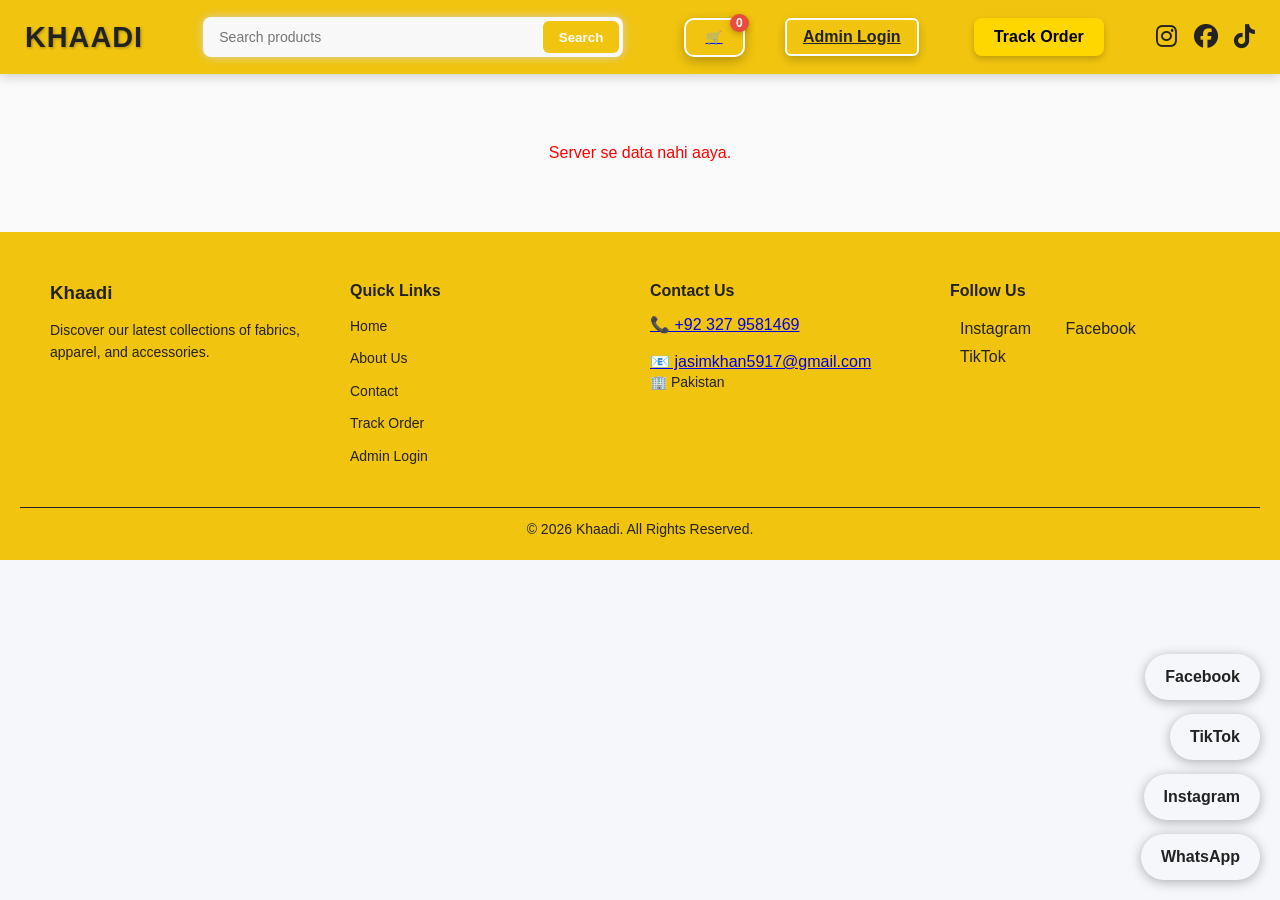
<file: index.html>
<!DOCTYPE html>
<html lang="en">
<head>
<meta charset="UTF-8">
<meta name="viewport" content="width=device-width, initial-scale=1">
<title>Khaadi Fashion Store</title>
<link rel="stylesheet" href="style.css">
<link rel="stylesheet" href="https://cdnjs.cloudflare.com/ajax/libs/font-awesome/6.5.0/css/all.min.css">
</head>
<body>

<!-- HEADER -->
<header class="navbar">
  <h2 class="logo">KHAADI</h2>

  <div class="search-container">
    <input id="search" placeholder="Search products">
    <button id="search-btn">Search</button>
  </div>

  <a href="cart/cart.html" class="cart-link">
    <button>🛒 <span id="cart-count">0</span></button>
  </a>

  <a href="admin/admin.html" class="admin-btn">Admin Login</a>
  <a href="track/track.html" class="track-btn">Track Order</a>

  <div class="social-links">
    <div class="header-right">
      <a href="https://instagram.com" target="_blank"><i class="fab fa-instagram"></i></a>
      <a href="https://facebook.com" target="_blank"><i class="fab fa-facebook"></i></a>
      <a href="https://tiktok.com" target="_blank"><i class="fab fa-tiktok"></i></a>
    </div>
  </div>
</header>

<!-- PRODUCTS -->
<section class="products" id="product-list"></section>

<!-- FOOTER -->
<footer class="footer">
  <div class="footer-container">
    <div class="footer-about">
      <h3>Khaadi</h3>
      <p>Discover our latest collections of fabrics, apparel, and accessories.</p>
    </div>
    <div class="footer-links">
      <h4>Quick Links</h4>
      <ul>
        <li><a href="index.html">Home</a></li>
        <li><a href="about.html">About Us</a></li>
        <li><a href="contact.html">Contact</a></li>
        <li><a href="track/track.html">Track Order</a></li>
        <li><a href="admin/admin.html">Admin Login</a></li>
      </ul>
    </div>
    <div class="footer-contact">
      <h4>Contact Us</h4>
      <a href="tel:+923279581469">📞 +92 327 9581469</a><br><br>
      <a href="mailto:jasimkhan5917@gmail.com">📧 jasimkhan5917@gmail.com</a>
      <p>🏢 Pakistan</p>
    </div>
    <div class="footer-social">
      <h4>Follow Us</h4>
      <div class="social-icons">
        <a href="https://instagram.com/khaadi.offcial.pk" target="_blank">Instagram</a>
        <a href="https://facebook.com/khaadi" target="_blank">Facebook</a>
        <a href="https://tiktok.com/@khaadi" target="_blank">TikTok</a>
      </div>
    </div>
  </div>
  <div class="footer-bottom">
    <p>© 2026 Khaadi. All Rights Reserved.</p>
  </div>
</footer>

<!-- FLOATING BUTTONS -->
<a href="https://instagram.com/khaadi.offcial.pk" target="_blank" class="instagram-btn">Instagram</a>
<a href="https://facebook.com/khaadi" target="_blank" class="facebook-btn">Facebook</a>
<a href="https://tiktok.com/@khaadi" target="_blank" class="tiktok-btn">TikTok</a>
<a href="https://wa.me/923279581469" target="_blank" class="whatsapp-btn">WhatsApp</a>

<script src="script.js"></script>
</body>
</html>
</file>
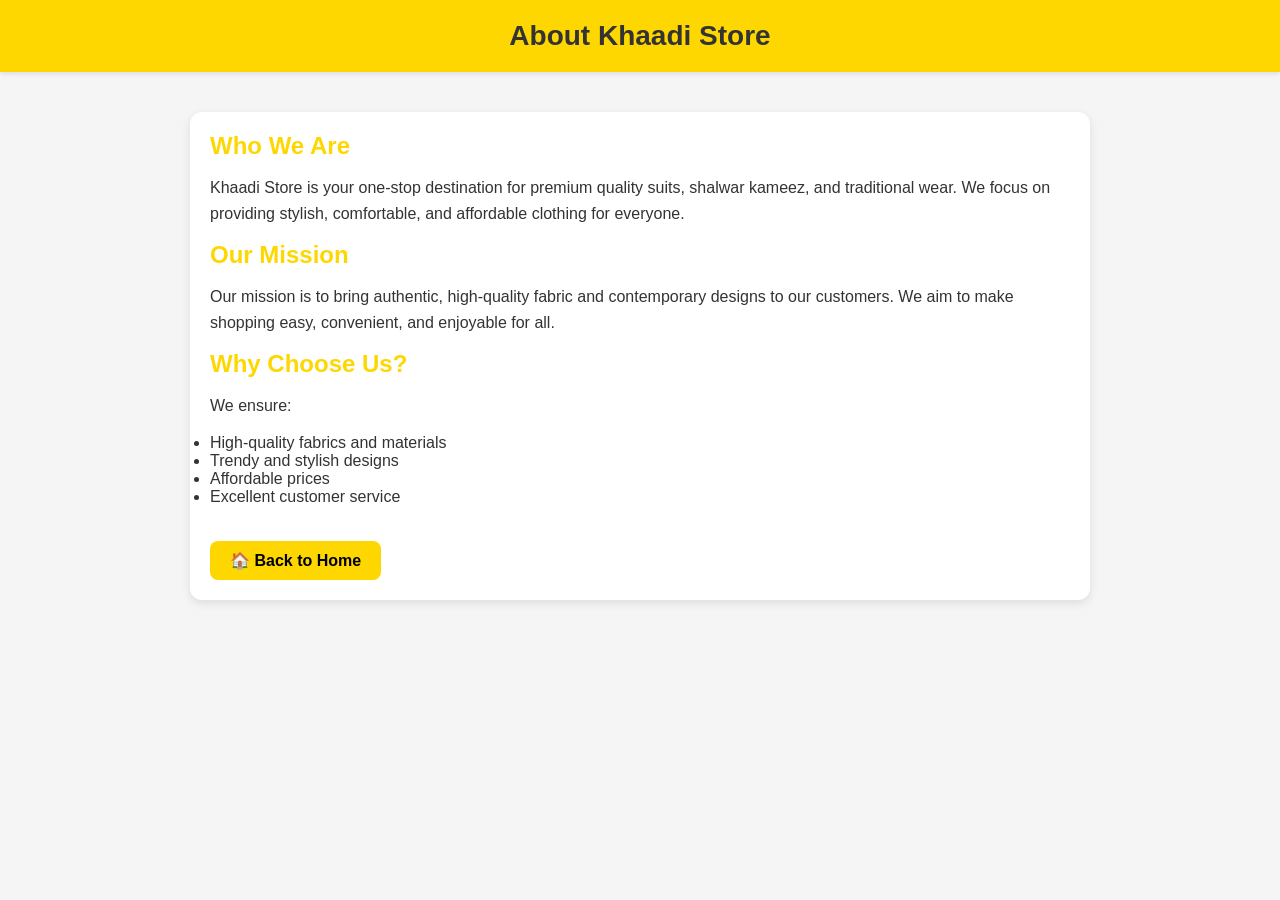
<file: about.html>
<!DOCTYPE html>
<html lang="en">
<head>
<meta charset="UTF-8">
<meta name="viewport" content="width=device-width, initial-scale=1.0">
<title>About Us - Khaadi Store</title>
<link rel="stylesheet" href="style.css"> <!-- Aapka main CSS -->
<style>
  /* Simple About Page Styling */
  body {
      font-family: Arial, sans-serif;
      margin: 0;
      padding: 0;
      background-color: #f5f5f5;
      color: #333;
  }

  header {
      background-color: #FFD700; /* Yellow header */
      padding: 20px;
      text-align: center;
      box-shadow: 0 2px 5px rgba(0,0,0,0.1);
  }

  header h1 {
      margin: 0;
      font-size: 28px;
  }

  main {
      max-width: 900px;
      margin: 40px auto;
      padding: 20px;
      background-color: #fff;
      border-radius: 12px;
      box-shadow: 0 3px 10px rgba(0,0,0,0.1);
  }

  main h2 {
      color: #FFD700;
      margin-bottom: 15px;
  }

  main p {
      line-height: 1.6;
      margin-bottom: 15px;
  }

  .btn-home {
      display: inline-block;
      margin-top: 20px;
      padding: 10px 20px;
      background-color: #FFD700;
      color: #000;
      text-decoration: none;
      border-radius: 8px;
      font-weight: bold;
      transition: 0.3s;
  }

  .btn-home:hover {
      background-color: #FFC300;
  }
</style>
</head>
<body>

<header>
    <h1>About Khaadi Store</h1>
</header>

<main>
    <h2>Who We Are</h2>
    <p>Khaadi Store is your one-stop destination for premium quality suits, shalwar kameez, and traditional wear. We focus on providing stylish, comfortable, and affordable clothing for everyone.</p>

    <h2>Our Mission</h2>
    <p>Our mission is to bring authentic, high-quality fabric and contemporary designs to our customers. We aim to make shopping easy, convenient, and enjoyable for all.</p>

    <h2>Why Choose Us?</h2>
    <p>We ensure:
        <ul>
            <li>High-quality fabrics and materials</li>
            <li>Trendy and stylish designs</li>
            <li>Affordable prices</li>
            <li>Excellent customer service</li>
        </ul>
    </p>

    <a href="index.html" class="btn-home">🏠 Back to Home</a>
</main>

</body>
</html>
</file>
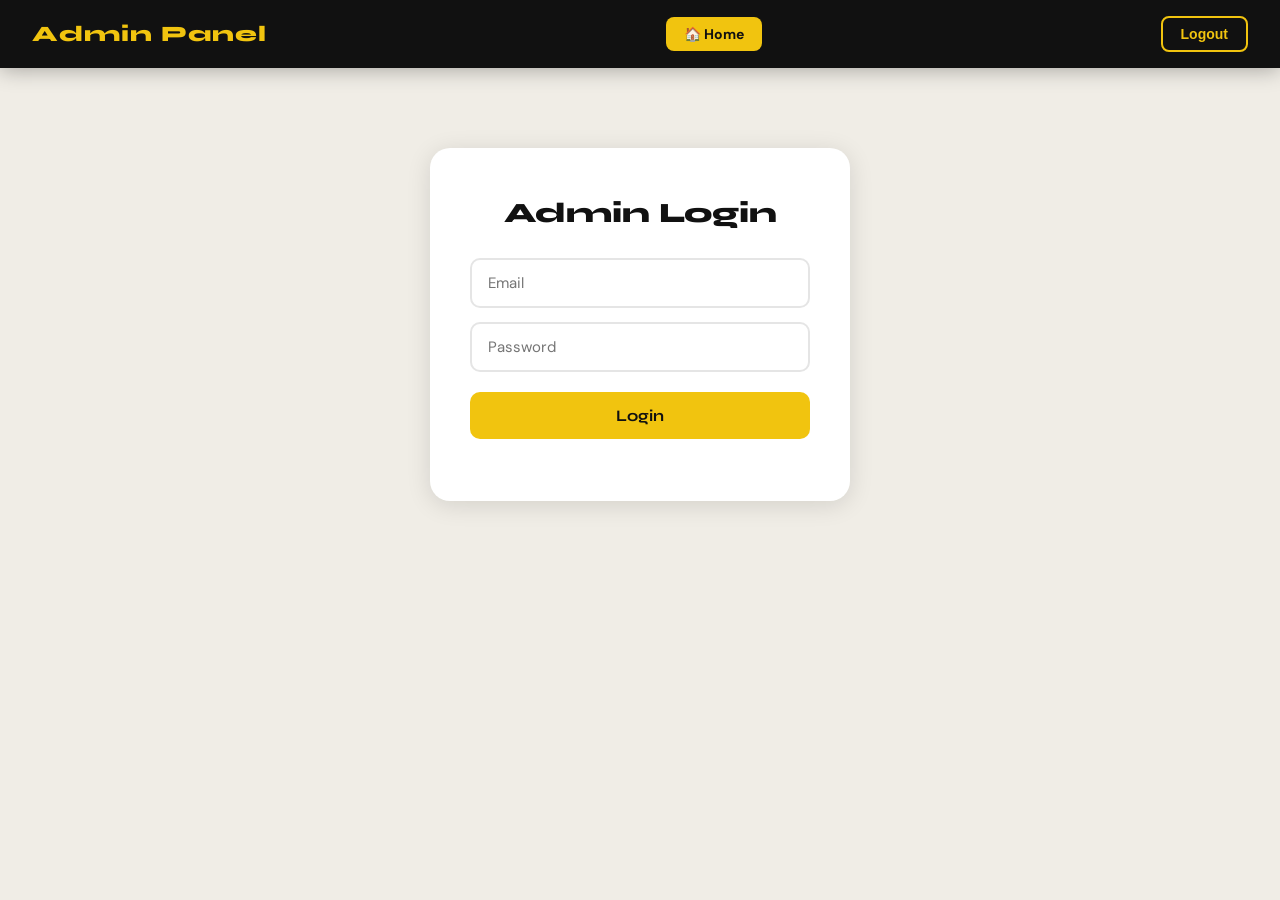
<file: admin.html>
<!DOCTYPE html>
<html lang="en">
<head>
<meta charset="UTF-8">
<meta name="viewport" content="width=device-width, initial-scale=1">
<title>Admin Panel - Khaadi Store</title>
<link rel="stylesheet" href="admin.css">
</head>
<body>

<header class="admin-header">
  <h2>Admin Panel</h2>
  <a href="../index.html" class="home-btn">🏠 Home</a>
  <button id="logout-btn">Logout</button>
</header>

<!-- LOGIN SECTION -->
<section class="admin-login" id="admin-login">
  <h3>Admin Login</h3>
  <input type="email" id="admin-email" placeholder="Email">
  <input type="password" id="admin-password" placeholder="Password">
  <button type="button" id="admin-login-btn">Login</button>
  <p id="admin-msg"></p>
</section>

<!-- ADMIN PANEL -->
<section id="admin-panel" style="display:none;">

  <!-- Add Product -->
  <div class="add-product-form">
    <input id="product-name" placeholder="Product Name">
    <input id="product-price" placeholder="Price">
    <input id="product-description" placeholder="Product Description">
   <!-- multiple attribute add karo -->
<input id="admin-prod-img-file" type="file" multiple accept="image/*">
<small style="color:#888;">Multiple images select kar sakte ho (Ctrl + Click)</small>
    <p id="product-msg"></p>
    <button id="add-product-btn">Add Product</button>
  </div>

  <!-- Products Table -->
  <div class="table-container">
    <table id="admin-product-list" border="1">
      <thead>
        <tr>
          <th>Name</th>
          <th>Price</th>
          <th>Description</th>
          <th>Image</th>
          <th>Delete</th>
        </tr>
      </thead>
      <tbody></tbody>
    </table>
  </div>

  <hr>

  <!-- Orders -->
  <h3>Customer Orders</h3>
  <button onclick="showAllOrders()">Show All Orders</button>

 <table id="ordersTable" border="1" style="margin-top:20px; width:100%;">
    <thead>
        <tr>
            <th>Products</th>
            <th>ID</th>
            <th>Name</th>
            <th>Phone</th>
            <th>Address</th>
            <th>Email</th>
            <th>Qty</th>
            <th>Total</th>
            <th>Tracking ID</th>
            <th>Status</th>
            <th>Update</th>
            <th>Delete</th>
        </tr>
    </thead>
    <tbody></tbody>
</table>
</section>

<script src="admin.js"></script>
</body>
</html>
</file>
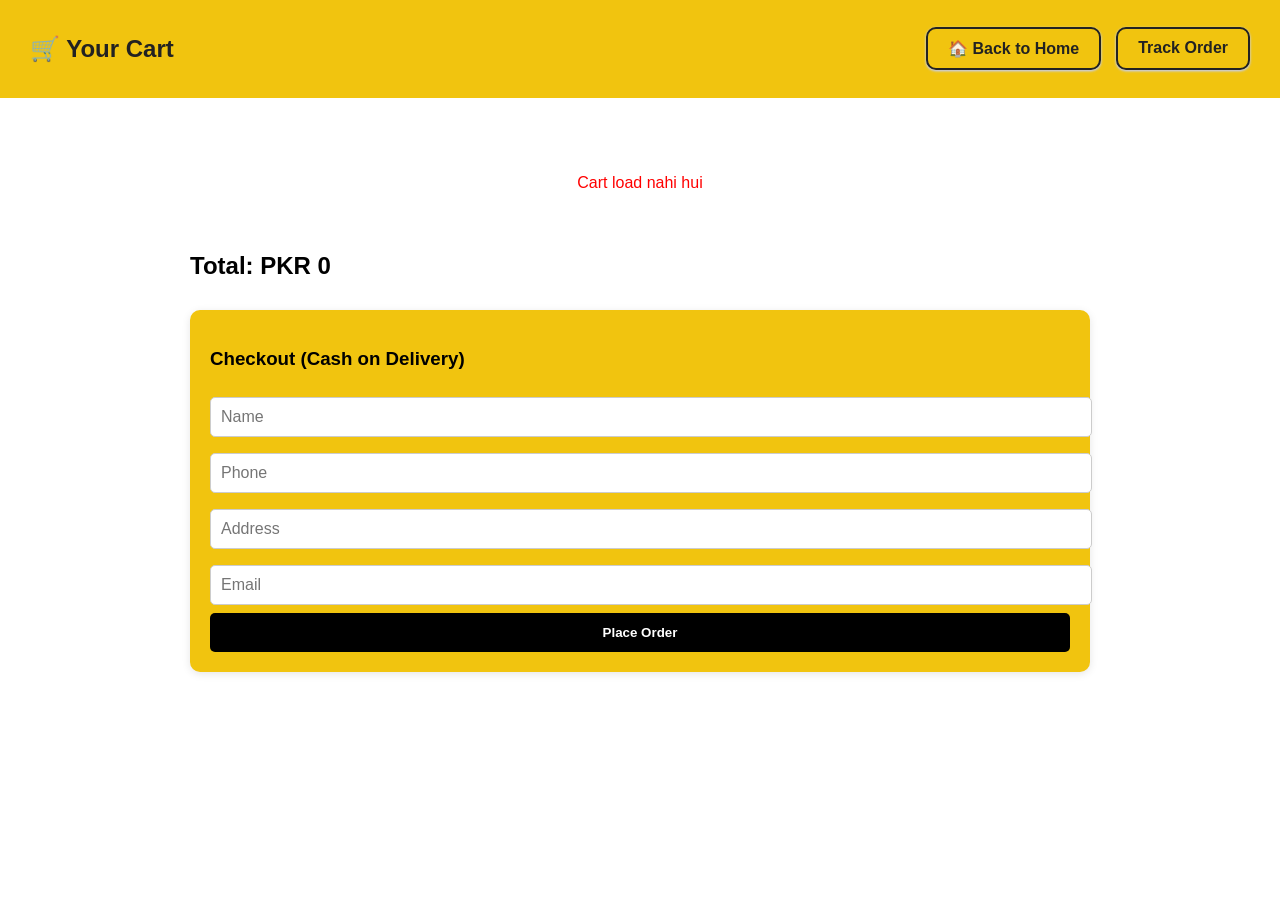
<file: cart.html>
<!DOCTYPE html>
<html lang="en">
<head>
<meta charset="UTF-8">
<meta name="viewport" content="width=device-width, initial-scale=1.0">
<title>Cart - Khaadi Store</title>
<link rel="stylesheet" href="cart.css">
</head>
<body>

<header class="cart-header">
    <h2>🛒 Your Cart</h2>
    <div class="button-container">
        <a href="../index.html" class="home-btn">🏠 Back to Home</a>
        <a href="../track/track.html" class="admin-btn">Track Order</a>
    </div>
</header>

<main class="cart-container">
    <div id="cartItems"></div>
    <h2>Total: PKR <span id="totalPrice">0</span></h2>

    <section id="checkout">
        <h3>Checkout (Cash on Delivery)</h3>
        <input type="text"  id="cust_name"    placeholder="Name">
        <input type="text"  id="cust_phone"   placeholder="Phone">
        <input type="text"  id="cust_address" placeholder="Address">
        <input type="email" id="cust_email"   placeholder="Email">
        <button id="placeOrderBtn">Place Order</button>
    </section>
</main>

<script src="cart.js?v=4"></script>
</body>
</html>
</file>
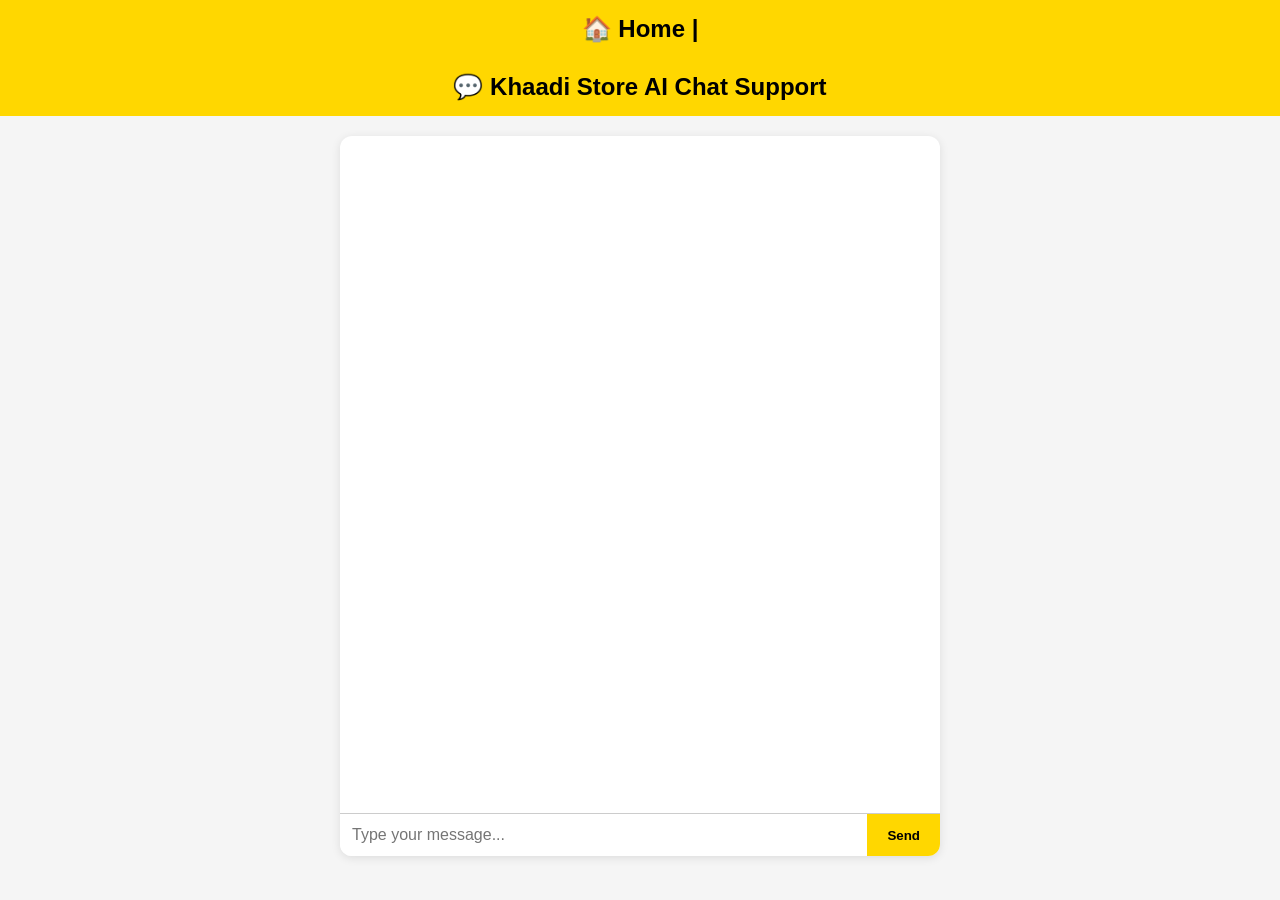
<file: contact.html>
<!DOCTYPE html>
<html lang="en">
<head>
<meta charset="UTF-8">
<meta name="viewport" content="width=device-width, initial-scale=1.0">
<title>Khaadi Store AI Chat</title>
<style>
body { font-family: Arial,sans-serif; margin:0; background:#f5f5f5;}
header { background:#FFD700; padding:15px; text-align:center; font-size:24px; font-weight:bold;}
.chat-container { max-width:600px; margin:20px auto; background:#fff; border-radius:12px; box-shadow:0 2px 10px rgba(0,0,0,0.1); display:flex; flex-direction:column; height:80vh;}
.chat-messages { flex:1; padding:15px; overflow-y:auto; display:flex; flex-direction:column;}
.message { max-width:80%; margin-bottom:10px; padding:10px 15px; border-radius:20px; clear:both; word-wrap:break-word;}
.message.user { background:#FFD700; align-self:flex-end; color:#000;}
.message.bot { background:#eee; align-self:flex-start; color:#333;}
.chat-input { display:flex; border-top:1px solid #ccc;}
.chat-input input { flex:1; padding:12px; border:none; border-radius:0 0 0 12px; outline:none; font-size:16px;}
.chat-input button { padding:12px 20px; background:#FFD700; border:none; cursor:pointer; font-weight:bold; border-radius:0 0 12px 0; transition:0.3s;}
.chat-input button:hover { background:#FFC300;}
</style>
</head>
<body>
<header> 
    <a href="index.html" style="text-decoration:none; color:#000;">🏠 Home</a> |
</header>
<header>💬 Khaadi Store AI Chat Support</header>

<div class="chat-container">
  <div id="chatMessages" class="chat-messages"></div>
  <div class="chat-input">
    <input type="text" id="chatInput" placeholder="Type your message...">
    <button id="sendBtn">Send</button>
  </div>
</div>

<script>
// ================= CUSTOMER ID (UNIQUE PER USER) =================
let customerId = prompt("Enter your name/email to start chat") || "guest";

// ================= LOAD CHAT HISTORY =================
let chats = JSON.parse(localStorage.getItem("chats")) || {};
if(!chats[customerId]) chats[customerId] = [];
const chatMessages = document.getElementById("chatMessages");

// ================= RENDER CHAT =================
function renderChat() {
  chatMessages.innerHTML = "";
  chats[customerId].forEach(msg=>{
    const div = document.createElement("div");
    div.classList.add("message", msg.sender);
    div.textContent = msg.text;
    chatMessages.appendChild(div);
  });
  chatMessages.scrollTop = chatMessages.scrollHeight;
}

// ================= SEND MESSAGE =================
document.getElementById("sendBtn").addEventListener("click", sendMessage);
document.getElementById("chatInput").addEventListener("keypress", function(e){
  if(e.key==="Enter") sendMessage();
});

async function sendMessage(){
  const input = document.getElementById("chatInput");
  const text = input.value.trim();
  if(!text) return;
  input.value="";

  // ADD USER MESSAGE
  chats[customerId].push({sender:"user", text:text});
  localStorage.setItem("chats", JSON.stringify(chats));
  renderChat();

  // AI REPLY VIA OPENAI
  const botReply = await getAIReply(text);
  chats[customerId].push({sender:"bot", text:botReply});
  localStorage.setItem("chats", JSON.stringify(chats));
  renderChat();
}

// ================= AI REPLY FUNCTION =================
// Note: You need a backend to securely store OPENAI API key.
// Here we simulate with fetch to your backend endpoint.
async function getAIReply(userText){
  try {
    const response = await fetch("https://your-backend.com/ai-chat", { 
      method:"POST",
      headers:{ "Content-Type":"application/json" },
      body: JSON.stringify({ message: userText, customerId: customerId })
    });
    const data = await response.json();
    return data.reply || "Sorry, AI could not respond 😅";
  } catch(e){
    console.error(e);
    return "AI service is not available right now.";
  }
}

// ================= INITIAL RENDER =================
renderChat();
</script>

</body>
</html>
</file>
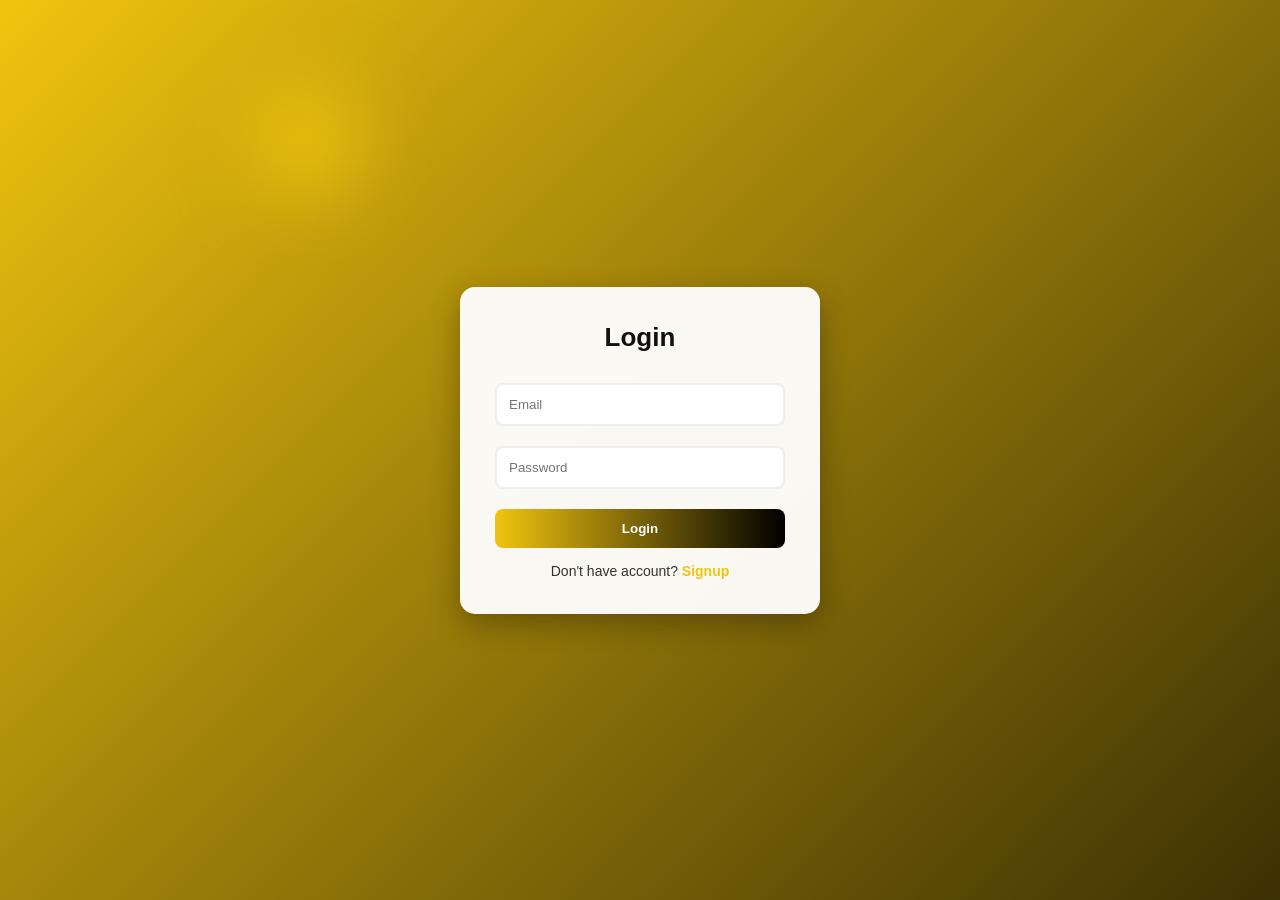
<file: login.html>
<!DOCTYPE html>
<html>
<head>
<title>Login</title>
<link rel="stylesheet" href="access.css">
</head>

<body>

<!-- login.html — fix karo -->
<div class="container">
    <h2>Login</h2>

    <input type="email" id="email" placeholder="Email"> <!-- ✅ id="email" -->
    <input type="password" id="pass" placeholder="Password">

    <button onclick="login()">Login</button>

    <p>Don't have account? <a href="signup.html">Signup</a></p>
</div>

<script src="access.js"></script>
</body>
</html>
</file>
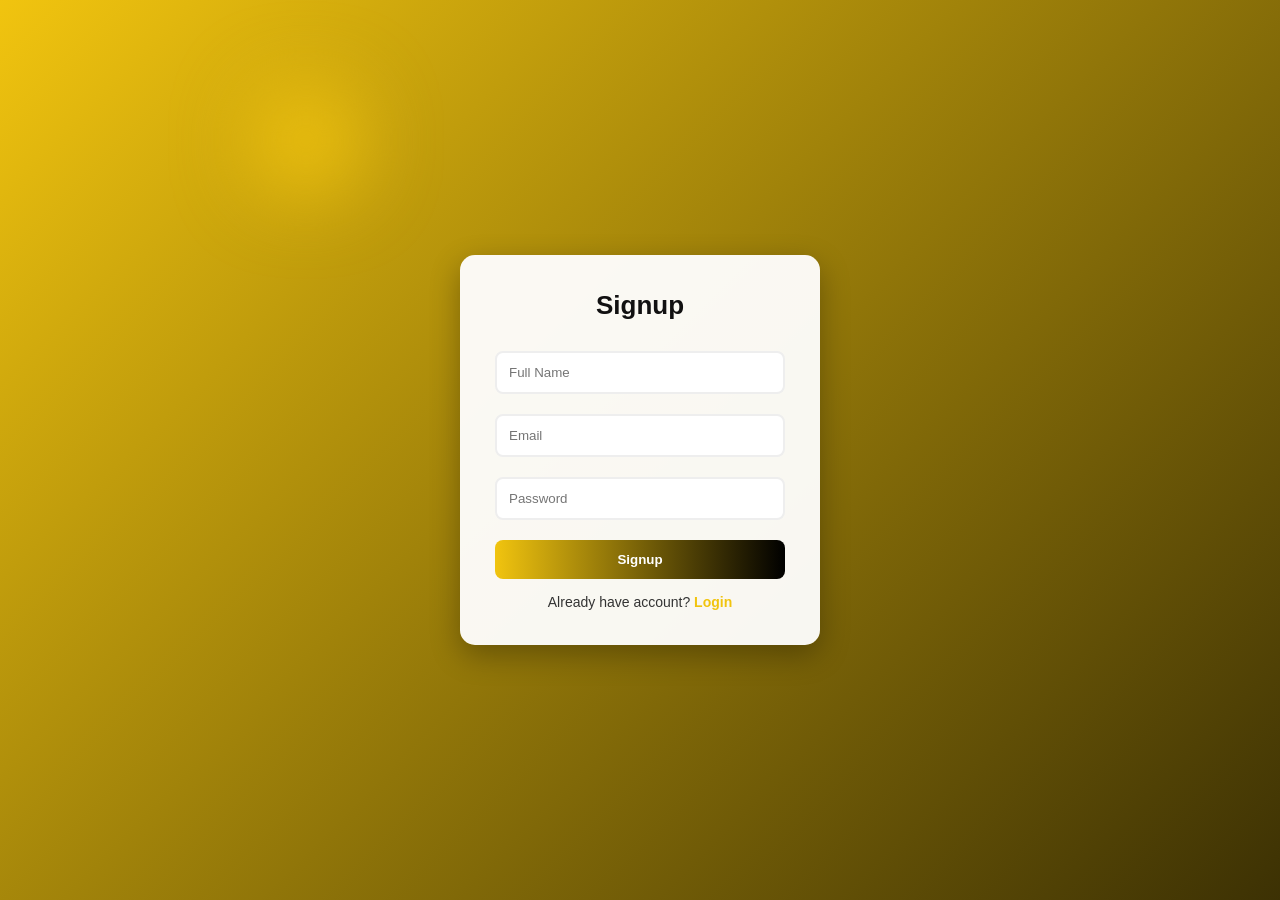
<file: signup.html>
<!DOCTYPE html>
<html>
<head>
<title>Signup</title>
<link rel="stylesheet" href="access.css">
</head>
<body>
<div class="container">
    <h2>Signup</h2>

    <input type="text"     id="user"  placeholder="Full Name">   <!-- ✅ name -->
    <input type="email"    id="email" placeholder="Email">        <!-- ✅ email ADD kiya -->
    <input type="password" id="pass"  placeholder="Password">

    <button onclick="signup()">Signup</button>
    <p>Already have account? <a href="login.html">Login</a></p>
</div>
<script src="access.js"></script>
</body>
</html>
</file>
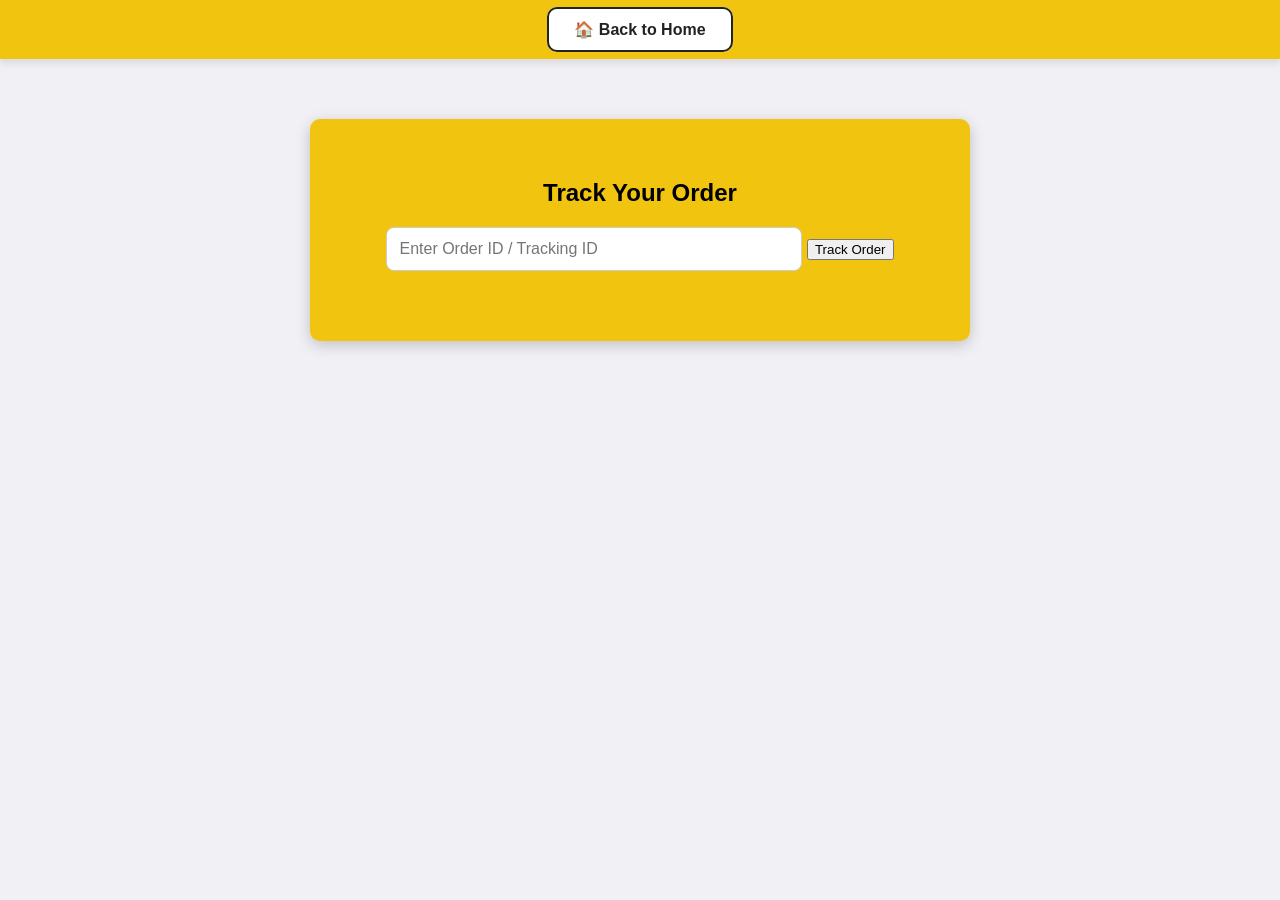
<file: track.html>
<!DOCTYPE html>
<html lang="en">
<head>
<meta charset="UTF-8">
<meta name="viewport" content="width=device-width, initial-scale=1.0">
<title>Track Your Order</title>
<link rel="stylesheet" href="track.css">
</head>

<body>

<header class="track-header">
    <div class="button-container">
        <a href="../index.html" class="home-btn">🏠 Back to Home</a>
    </div>
</header>

<div class="track-container">

    <h2>Track Your Order</h2>

    <input type="text" id="order-id-input" placeholder="Enter Order ID / Tracking ID">

    <button id="track-btn">Track Order</button>

    <div id="track-result" class="track-result"></div>

</div>

<script src="track.js"></script>

</body>
</html>
</file>
<file: style.css>
/* ================== GENERAL ================== */
* {margin:0; padding:0; box-sizing:border-box;}
body {
    font-family: 'Segoe UI', sans-serif;
    background: #f5f7fa;
    color: #2c3e50;
    transition: background 0.9s, color 0.9s;
}
h2,h3,h4 {font-weight:600;}
/* ================== NAVBAR ================== */
.navbar {
    display: flex;
    align-items: center;
    justify-content: space-between;
    padding: 12px 25px;
    background: linear-gradient(90deg, #f1c40f, #f1c40f);
    color: #222;
    flex-wrap: wrap;
    box-shadow: 0 4px 10px rgba(0,0,0,0.15);
    position: sticky;
    top: 0;
    z-index: 1000;
    transition: background 0.3s, box-shadow 0.3s;
}

.navbar:hover {
    box-shadow: 0 6px 20px rgba(0,0,0,0.25);
}

/* Logo */
.navbar .logo {
    font-size: 1.8em;
    font-weight: bold;
    letter-spacing: 1px;
    text-shadow: 1px 1px 3px rgba(0,0,0,0.3);
    cursor: pointer;
    transition: transform 0.3s;
}

.navbar .logo:hover {
    transform: scale(1.05);
}

/* Search Bar Box */
.search-container {
    display: flex;
    flex: 1;
    max-width: 420px;
    margin: 5px 20px;
    background: #f8f8f8;
    border-radius: 8px;
    padding: 4px;
    box-shadow: 0 0 10px rgba(212, 212, 212, 0.9);
    transition: 0.4s;
}

/* Glow on Hover */
.search-container:hover {
    box-shadow: 0 0 20px rgba(212, 212, 212, 0.9);
    transform: translateY(-2px);
}

/* Input */
.search-container input {
    padding: 8px 12px;
    border-radius: 6px;
    border: none;
    flex: 1;
    outline: none;
    background: transparent;
    font-size: 14px;
}

/* Button (Inside Box) */
.search-container button {
    padding: 8px 16px;
    border: none;
    border-radius: 6px;
    background: #f1c40f;
    color: white;
    font-weight: 600;
    cursor: pointer;
    transition: 0.3s;
}

/* Button Hover Animation */
.search-container button:hover {
    background: black;
    box-shadow: 0 0 12px white;
    transform: scale(1.08);
}

/* Header container */
.header {
    display: flex;
    justify-content: space-between;
    align-items: center;
    padding: 12px 25px;
    background: linear-gradient(90deg,#ff7e5f,#feb47b); /* gradient header */
    color: white;
    position: relative;
    box-shadow: 0 4px 12px rgba(0,0,0,0.2);
}

/* Cart Link Button in Header */
.cart-link button {
    background: #f1c40f;           /* bright yellow */
    color: #222;                   /* text dark for contrast */
    border: 2px solid #fff;        /* white border */
    padding: 10px 20px;            /* comfortable padding */
    border-radius: 10px;           /* rounded corners */
    font-weight: bold;             
    cursor: pointer;               
    box-shadow: 0 4px 12px rgba(0,0,0,0.25); /* subtle shadow */
    transition: transform 0.2s, background 0.2s, box-shadow 0.2s;
    position: relative;
    display: flex;
    align-items: center;
    gap: 8px; /* gap between cart emoji and text */
}

/* Hover effect */
.cart-link button:hover {
    background: #ffd633;           /* lighter yellow on hover */
    transform: scale(1.08);        /* subtle enlarge */
    box-shadow: 0 6px 18px rgba(0,0,0,0.35); /* stronger shadow */
}

/* Optional: Cart count badge */
.cart-link #cart-count {
    position: absolute;
    top: -6px;
    right: -6px;
    background: #e74c3c;   /* red badge */
    color: white;
    font-size: 12px;
    font-weight: bold;
    padding: 2px 6px;
    border-radius: 50%;
    box-shadow: 0 2px 6px rgba(0,0,0,0.25);
}
/* Admin Button */
.navbar .admin-btn-container {
    display: flex;
    justify-content: flex-end;
}

.navbar .admin-btn {
    background-color: #f1c40f;
    color: #222;
    border: 2px solid #fff;
    padding: 8px 16px;
    border-radius: 6px;
    font-weight: bold;
    cursor: pointer;
    transition: all 0.3s;
    box-shadow: 0 4px 10px rgba(0,0,0,0.2);
}

.navbar .admin-btn:hover {
    background-color: #f1c40f;
    transform: scale(1.05);
    box-shadow: 0 6px 15px rgba(0,0,0,0.3);
}
/* Track Order button in header */
.track-btn {
    display: inline-block;
    padding: 10px 20px;
    background-color: #FFD700; /* Yellow color */
    color: #000; 
    background-origin: padding-box;              /* Black text for contrast */
    font-weight: bold;
    text-decoration: none;
    border-radius: 8px;        /* Rounded corners */
    box-shadow: 0 3px 6px rgba(0,0,0,0.2); /* subtle shadow */
    transition: all 0.3s ease;
    margin-left: 15px;         /* spacing from other elements */
}

.track-btn:hover {
    background-color: #FFC300; /* Slightly darker yellow on hover */
    transform: translateY(-2px); /* subtle lift effect */
    box-shadow: 0 5px 8px rgba(0,0,0,0.3);
}
/* Social links if any */
.header-right a {
  color: black;          /* icon color */
  font-size: 24px;       /* icon size */
  margin-left: 15px;     /* spacing */
  transition: color 0.3s;
}

.header-right a:hover {
  color: #ffcc00;        /* hover color */
}
.navbar .social-links a {
    margin-left: 12px;
    color: #222;
    font-weight: 500;
    text-decoration: none;
    transition: 0.3s;
}

.navbar .social-links a:hover {
    color: #222;
    text-shadow: 0 0 6px rgba(255,255,255,0.7);
}


/* Cart count styling */
#cart-count {
    font-weight: bold;
    color: #fff;
    margin-left: 4px;
}

/* Responsive Mobile */
@media screen and (max-width: 768px) {
    .navbar {
        flex-direction: column;
        align-items: flex-start;
    }
    .search-container {
        width: 100%;
        margin: 10px 0;
    }
    .navbar .admin-btn-container {
        width: 100%;
        justify-content: flex-start;
    }
}
/* ================== PRODUCTS ================== */
/* Collection Button on Products Page */
.collection-btn {
    display: inline-block;
    text-decoration: none;
    font-weight: bold;
    color: #222;
    background: transparent; /* transparent yellow */
    border: 2px solid #000000;
    padding: 12px 25px;
    border-radius: 10px;
    transition: all 0.3s ease;
    margin: 20px 0;
    position: relative;
    overflow: hidden;
    font-size: 18px;
}

.collection-btn:hover {
    color: #fff;
    background: #f1c40f; /* solid yellow on hover */
    border-color: #fff;
    transform: translateY(-3px);
    box-shadow: 0 6px 12px rgba(0,0,0,0.2);
}

.collection-btn::after {
    content: '';
    position: absolute;
    width: 100%;
    height: 0%;
    top: 0;
    left: 0;
    background: rgba(229, 8, 8, 0.3);
    transition: all 0.4s ease;
    z-index: 0;
}

.collection-btn:hover::after {
    height: 100%;
}

.collection-btn span {
    position: relative;
    z-index: 1; /* keeps text above overlay */
}

/* Centering button under header */
.products-page-header {
    text-align:center;
}
.products{
display:flex;
flex-wrap:wrap;
gap:30px;
padding:30px;
justify-content:center;
background:#fafafa;
}

/* CARD */

.product-card {
    width: 220px;
    border: 1px solid #ddd;
    border-radius: 10px;
    margin: 15px;
    padding: 10px;
    text-align: center;
    box-shadow: 0 2px 8px rgba(0,0,0,0.1);
    display: inline-block;
    vertical-align: top;
}

.product-card img {
    width: 200px;
    height: 200px;
    object-fit: cover;
    border-radius: 8px;
    margin-bottom: 10px;
}

.product-card button {
    padding: 8px 12px;
    margin: 5px;
    border: none;
    border-radius: 6px;
    cursor: pointer;
    font-weight: bold;
}

.add-to-cart { background: #f1c40f; color: #222; }
.view-btn { background: #222; color: #222; }

/* Modal */
#image-modal {
    position: fixed;
    top: 0; left: 0;
    width: 100%; height: 100%;
    background: rgba(0,0,0,0.8);
    display: none;
    flex-direction: column;
    align-items: center;
    justify-content: center;
    padding: 20px;
    overflow-y: auto;
    z-index: 9999;
}

#image-modal img {
    width: 200px;
    height: 200px;
    object-fit: cover;
    margin: 10px;
    border-radius: 10px;
}

#image-modal h2, #image-modal h3, #image-modal p {
    color: #222;
    margin: 5px;
}

/* IMAGE */

.product-card img{
width:100%;
height:280px;
object-fit:cover;
transition:0.5s;
}

.product-card:hover img{
transform:scale(1.07);
}

/* ❤️ FAVORITE ICON */

.wishlist{
position:absolute;
top:12px;
right:12px;
width:40px;
height:40px;
border-radius:50%;
background:rgba(255,255,255,0.6);
backdrop-filter:blur(6px);
display:flex;
align-items:center;
justify-content:center;
font-size:18px;
cursor:pointer;
transition:0.3s;
z-index:5;
}

.wishlist:hover{
background:#f1c40f;
transform:scale(1.15);
}

.wishlist.active{
background:#f1c40f;
color:red;
}

/* INFO AREA */

.product-info{
padding:16px;
text-align:left;
}

/* NAME */

.product-info h3{
font-size:15px;
font-weight:600;
color:#222;
margin-bottom:6px;
line-height:1.4;
}

/* PRICE */

.price{
font-size:18px;
font-weight:700;
color:#111;
margin-bottom:6px;
}

/* DESCRIPTION */

.desc{
font-size:13px;
color:#777;
margin-bottom:12px;
min-height:36px;
}

/* BUTTON */

.add-btn{
width:100%;
padding:10px;
background:#f1c40f;
border:none;
border-radius:8px;
font-weight:600;
cursor:pointer;
transition:0.3s;
}

.add-btn:hover{
background:#ffd43b;
transform:scale(1.03);
}
.view-btn {
    width: 100%;
    padding: 10px;
    background: #f1c40f;
    border: none;
    border-radius: 8px;
    font-weight: 600;
    cursor: pointer;
    transition: 0.3s;
    margin-top: 6px;
}
.view-btn:hover {
    background: #f1c40f;
    transform: scale(1.03);
}

.details-btn {
    width: 100%;
    padding: 10px;
    background: #f1c40f;
    border: none;
    border-radius: 8px;
    font-weight: 600;
    cursor: pointer;
    transition: 0.3s;
    margin-top: 6px;
}
.details-btn:hover {
    background: #f1c40f;
    transform: scale(1.03);
}

/* ================== ADMIN LOGIN ================== */
#admin-login,#admin-panel {
    display:none;
    padding:25px;
    background:white;
    width:320px;
    position:fixed;
    top:60px;
    left:50%;
    transform:translateX(-50%);
    box-shadow:0 0 20px rgba(0,0,0,0.25);
    border-radius:12px;
    z-index:1000;
}
#admin-login input,#admin-panel input {
    width:100%;
    margin:6px 0;
    padding:10px;
    border-radius:6px;
    border:1px solid #ccc;
}

/* ================== FOOTER ================== */
.footer {
    background: #f1c40f;
    color: #222;
    padding: 40px 20px 20px 20px;
    font-family: 'Segoe UI', sans-serif;
}

.footer-container {
    display: flex;
    flex-wrap: wrap;
    justify-content: space-between;
    max-width: 1200px;
    margin: auto;
}

.footer-about, .footer-links, .footer-contact, .footer-social {
    flex: 1 1 200px;
    margin: 10px;
}

.footer h3, .footer h4 {
    color: #222;
    margin-bottom: 15px;
}

.footer p, .footer ul li {
    font-size: 14px;
    line-height: 1.6;
}

.footer-links ul {
    list-style: none;
    padding: 0;
}

.footer-links ul li {
    margin-bottom: 10px;
}

.footer-links ul li a {
    text-decoration: none;
    color: #222;
    transition: 0.3s;
}

.footer-links ul li a:hover {
    color: #f1c40f;
}

.footer-social .social-icons a {
    display: inline-block;
    margin-right: 10px;
    color: #222;
    text-decoration: none;
    padding: 5px 10px;
    border-radius: 5px;
    transition: all 0.3s;
}

.footer-social .social-icons a:hover {
    background: #f1c40f;
    color: #222;
    transform: scale(1.1);
}

.footer-bottom {
    text-align: center;
    margin-top: 20px;
    border-top: 1px solid #222;
    padding-top: 10px;
    font-size: 13px;
    color: #222;
}

/* Responsive */
@media screen and (max-width: 768px){
    .footer-container {
        flex-direction: column;
    }
}

/* ================== WHATSAPP ================== */
.whatsapp-btn {
    position:fixed;
    bottom:20px;
    right:20px;
    background:transparent;
    color:#222;
    
    padding:14px 20px;
    border-radius:50px;
    text-decoration:none;
    font-weight:bold;
    box-shadow:0 2px 12px rgba(0,0,0,0.3);
    animation:bounce 2s infinite, pulse 2s infinite;
}
.whatsapp-btn:hover {
    background:#f1c40f;
    color:#222;
    box-shadow:0 0 12px #f1c40f;
    transform:scale(1.1);
}
.instagram-btn {
    position:fixed;
    bottom:80px;
    right:20px;
    background:transparent;
    color:#222;
    padding:14px 20px;
    border-radius:50px;
    text-decoration:none;
    font-weight:bold;
    box-shadow:0 2px 12px rgba(0,0,0,0.3);
    animation:bounce 2s infinite, pulse 2s infinite;
}
.instagram-btn:hover {
    background:#f1c40f;
    color:#222;
    box-shadow:0 0 12px #f1c40f;
    transform:scale(1.1);
}
.tiktok-btn {
    position:fixed;
    bottom:140px;
    right:20px;
    background:transparent;
    color:#222;
    padding:14px 20px;
    border-radius:50px;
    text-decoration:none;
    font-weight:bold;
    box-shadow:0 2px 12px rgba(0,0,0,0.3);
    animation:bounce 2s infinite, pulse 2s infinite;
}
.tiktok-btn:hover {
    background:#f1c40f;
    color:#222;
    box-shadow:0 0 12px #f1c40f;
    transform:scale(1.1);
}
.facebook-btn {
    position:fixed;
    bottom:200px;
    right:20px;
    background:transparent;
    color:#222;
    padding:14px 20px;
    border-radius:50px;
    text-decoration:none;
    font-weight:bold;
    box-shadow:0 2px 12px rgba(0,0,0,0.3);
    animation:bounce 2s infinite, pulse 2s infinite;
}
.facebook-btn:hover {
    background:#f1c40f;
    color:#222;
    box-shadow:0 0 12px #f1c40f;
    transform:scale(1.1);
}
/* ===== IMAGE SLIDER ===== */
.slider {
    position: relative;
}

.slider img {
    width: 100%;
    height: 280px;
    object-fit: cover;
    border-radius: 8px;
}

/* ===== DOTS ===== */
.dots {
    position: absolute;
    bottom: 8px;
    width: 100%;
    text-align: center;
}

.dot {
    display: inline-block;
    width: 6px;
    height: 6px;
    margin: 3px;
    background: rgba(255,255,255,0.6);
    border-radius: 50%;
    transition: 0.3s;
}

.dot.active {
    background: #f1c40f;
    transform: scale(1.3);
}
.slider img {
    transition: 0.4s ease;
    touch-action: pan-y;
}



/* ================== ANIMATIONS ================== */
@keyframes bounce {0%,100% {transform:translateY(0);} 50% {transform:translateY(-10px);}}
@keyframes fadeIn {from {opacity:0;} to {opacity:1;}}
@keyframes slideDown {from {opacity:0; transform:translateY(-20px) translateX(-50%);} to {opacity:1; transform:translateY(0) translateX(-50%);}}
@keyframes pulse {0%,100% {transform:scale(1);} 50% {transform:scale(1.05);}}
</file>
<file: admin.css>
@import url('https://fonts.googleapis.com/css2?family=Syne:wght@400;600;700;800&family=DM+Sans:wght@300;400;500;600&display=swap');

:root {
    --gold: #f1c40f;
    --gold-dark: #d4a800;
    --gold-light: #fde68a;
    --black: #111111;
    --dark: #1a1a1a;
    --gray: #2d2d2d;
    --light-gray: #f5f5f0;
    --white: #ffffff;
    --danger: #e74c3c;
    --success: #27ae60;
    --info: #2980b9;
    --warning: #f39c12;
    --radius: 12px;
    --shadow: 0 4px 24px rgba(0,0,0,0.12);
}

* { box-sizing: border-box; margin: 0; padding: 0; }

body {
    font-family: 'DM Sans', sans-serif;
    background: #f0ede6;
    color: var(--black);
    min-height: 100vh;
}

/* ===== HEADER ===== */
header.admin-header {
    display: flex;
    align-items: center;
    justify-content: space-between;
    background: var(--black);
    padding: 16px 32px;
    position: sticky;
    top: 0;
    z-index: 100;
    box-shadow: 0 2px 20px rgba(0,0,0,0.3);
}

header.admin-header h2 {
    font-family: 'Syne', sans-serif;
    font-size: 22px;
    font-weight: 800;
    color: var(--gold);
    letter-spacing: 1px;
}

.home-btn {
    background: var(--gold);
    color: var(--black);
    padding: 8px 18px;
    border-radius: 8px;
    font-weight: 700;
    text-decoration: none;
    font-size: 14px;
    transition: 0.2s;
}
.home-btn:hover { background: var(--gold-light); transform: translateY(-2px); }

header #logout-btn {
    background: transparent;
    border: 2px solid var(--gold);
    color: var(--gold);
    padding: 8px 18px;
    border-radius: 8px;
    font-weight: 700;
    cursor: pointer;
    font-size: 14px;
    transition: 0.2s;
}
header #logout-btn:hover { background: var(--gold); color: var(--black); }

/* ===== LOGIN SECTION ===== */
.admin-login {
    max-width: 420px;
    margin: 80px auto;
    background: var(--white);
    border-radius: 20px;
    padding: 48px 40px;
    box-shadow: var(--shadow);
    text-align: center;
}

.admin-login h3 {
    font-family: 'Syne', sans-serif;
    font-size: 28px;
    font-weight: 800;
    margin-bottom: 28px;
    color: var(--black);
}

.admin-login input {
    width: 100%;
    padding: 13px 16px;
    margin-bottom: 14px;
    border: 2px solid #e5e5e5;
    border-radius: 10px;
    font-size: 15px;
    font-family: 'DM Sans', sans-serif;
    outline: none;
    transition: 0.2s;
    display: block;
}
.admin-login input:focus { border-color: var(--gold); box-shadow: 0 0 0 3px rgba(241,196,15,0.15); }

.admin-login button {
    width: 100%;
    padding: 14px;
    background: var(--gold);
    color: var(--black);
    border: none;
    border-radius: 10px;
    font-size: 16px;
    font-weight: 700;
    cursor: pointer;
    transition: 0.2s;
    font-family: 'Syne', sans-serif;
    margin-top: 6px;
}
.admin-login button:hover { background: var(--gold-dark); transform: translateY(-2px); }

#admin-msg { margin-top: 14px; font-size: 14px; font-weight: 600; }

/* ===== ADMIN PANEL ===== */
#admin-panel {
    max-width: 1300px;
    margin: 32px auto;
    padding: 0 24px 60px;
}

/* ===== ADD PRODUCT FORM ===== */
.add-product-form {
    background: var(--white);
    border-radius: var(--radius);
    padding: 32px;
    margin-bottom: 32px;
    box-shadow: var(--shadow);
    display: grid;
    grid-template-columns: 1fr 1fr;
    gap: 14px;
}

.add-product-form input {
    padding: 12px 16px;
    border: 2px solid #e5e5e5;
    border-radius: 10px;
    font-size: 14px;
    font-family: 'DM Sans', sans-serif;
    outline: none;
    transition: 0.2s;
    width: 100%;
    background: #fafafa;
}
.add-product-form input:focus { border-color: var(--gold); background: #fff; box-shadow: 0 0 0 3px rgba(241,196,15,0.12); }

.add-product-form input[type="file"] {
    background: var(--gold-light);
    border-color: var(--gold);
    cursor: pointer;
    font-size: 13px;
}

.add-product-form small { color: #888; font-size: 12px; grid-column: span 2; margin-top: -8px; }

#product-msg { grid-column: span 2; font-size: 13px; font-weight: 600; color: var(--success); }

#add-product-btn {
    grid-column: span 2;
    padding: 14px;
    background: var(--black);
    color: var(--gold);
    border: none;
    border-radius: 10px;
    font-size: 16px;
    font-weight: 700;
    font-family: 'Syne', sans-serif;
    cursor: pointer;
    transition: 0.2s;
    letter-spacing: 0.5px;
}
#add-product-btn:hover { background: var(--gray); transform: translateY(-2px); box-shadow: 0 6px 20px rgba(0,0,0,0.15); }

/* ===== TABLE CONTAINER ===== */
.table-container {
    background: var(--white);
    border-radius: var(--radius);
    overflow: hidden;
    box-shadow: var(--shadow);
    margin-bottom: 32px;
    overflow-x: auto;
}

/* ===== TABLES ===== */
table {
    width: 100%;
    border-collapse: collapse;
    font-size: 14px;
}

thead th {
    background: var(--black);
    color: var(--gold);
    padding: 14px 16px;
    text-align: left;
    font-family: 'Syne', sans-serif;
    font-weight: 700;
    font-size: 13px;
    letter-spacing: 0.5px;
    white-space: nowrap;
}

tbody td {
    padding: 13px 16px;
    border-bottom: 1px solid #f0f0f0;
    vertical-align: middle;
    color: var(--dark);
    font-size: 14px;
}

tbody tr:last-child td { border-bottom: none; }
tbody tr:hover td { background: #fffbea; }

tbody img {
    border-radius: 8px;
    object-fit: cover;
    display: block;
}

/* ===== ORDERS SECTION ===== */
#admin-panel h3 {
    font-family: 'Syne', sans-serif;
    font-size: 22px;
    font-weight: 800;
    margin: 32px 0 16px;
    color: var(--black);
    border-left: 4px solid var(--gold);
    padding-left: 14px;
}

#admin-panel > button {
    background: var(--gold);
    color: var(--black);
    border: none;
    padding: 11px 24px;
    border-radius: 9px;
    font-weight: 700;
    font-size: 14px;
    cursor: pointer;
    transition: 0.2s;
    font-family: 'Syne', sans-serif;
    margin-bottom: 16px;
}
#admin-panel > button:hover { background: var(--gold-dark); transform: translateY(-2px); }

#ordersTable {
    background: var(--white);
    border-radius: var(--radius);
    overflow: hidden;
    box-shadow: var(--shadow);
    border: none !important;
    overflow-x: auto;
    display: block;
}

#ordersTable thead th {
    background: var(--black);
    color: var(--gold);
    padding: 13px 14px;
    white-space: nowrap;
    font-size: 12px;
}

#ordersTable tbody td {
    padding: 12px 14px;
    vertical-align: middle;
    border-bottom: 1px solid #f5f5f0;
    font-size: 13px;
    white-space: nowrap;
}

#ordersTable tbody tr:hover td { background: #fffbea; }

/* Product cell — wider */
#ordersTable tbody td:first-child {
    min-width: 200px;
    white-space: normal;
}

/* ===== BADGES ===== */
.badge {
    display: inline-block;
    padding: 4px 12px;
    border-radius: 20px;
    font-size: 12px;
    font-weight: 700;
    color: #fff;
}
.badge-pending    { background: var(--warning); }
.badge-processing { background: var(--info); }
.badge-delivered  { background: var(--success); }
.badge-tracking   { background: #8e44ad; }

/* ===== SELECT DROPDOWN ===== */
select {
    padding: 7px 10px;
    border: 2px solid #e5e5e5;
    border-radius: 7px;
    font-size: 13px;
    font-family: 'DM Sans', sans-serif;
    cursor: pointer;
    outline: none;
    background: #fafafa;
    transition: 0.2s;
}
select:focus { border-color: var(--gold); }

/* ===== DELETE BUTTON ===== */
.delete-btn {
    background: var(--danger);
    color: #fff;
    border: none;
    padding: 7px 14px;
    border-radius: 7px;
    cursor: pointer;
    font-size: 13px;
    font-weight: 700;
    transition: 0.2s;
}
.delete-btn:hover { background: #c0392b; transform: translateY(-1px); }

/* ===== PRODUCT IMAGE IN TABLE ===== */
.product-cell {
    display: flex;
    align-items: center;
    gap: 10px;
}
.product-cell img {
    width: 52px;
    height: 52px;
    border-radius: 8px;
    object-fit: cover;
    flex-shrink: 0;
    border: 2px solid #f0f0f0;
}
.product-cell-info .pname {
    font-weight: 600;
    font-size: 13px;
    color: var(--black);
}
.product-cell-info .pmeta {
    font-size: 12px;
    color: #888;
    margin-top: 2px;
}

/* ===== RESPONSIVE ===== */
@media (max-width: 768px) {
    .add-product-form { grid-template-columns: 1fr; }
    .add-product-form small,
    #product-msg,
    #add-product-btn { grid-column: span 1; }
    #admin-panel { padding: 0 12px 40px; }
    header.admin-header { padding: 14px 16px; }
    header.admin-header h2 { font-size: 18px; }
}
</file>
<file: cart.css>
body { 
    font-family: 'Segoe UI', sans-serif; 
    margin: 0; 
    padding: 0; 
    background: white; 
}

.cart-header {
    display: flex;
    justify-content: space-between;
    align-items: center;
    padding: 15px 30px;
    background: #f1c40f;
    color: #222;
}

.button-container {
    display: flex;
    gap: 15px; /* space between buttons */
}

/* Common button style */
.button-container a {
    text-decoration: none;
    font-weight: bold;
    color: #222;
    background: #f1c40f;  /* box background */
    border: 2px solid #222;
    padding: 10px 20px;
    border-radius: 10px;
    position: relative;
    overflow: hidden;
    transition: all 0.3s ease;
    display: inline-block;
}

/* Hover animation */
.button-container a:hover {
    color: #fff;
    border-color: #fff;
    background: #222;
    transform: translateY(-3px);
    box-shadow: 0 6px 12px rgba(0,0,0,0.2);
}

/* Overlay animation */
.button-container a::after {
    content: '';
    position: absolute;
    width: 100%;
    height: 0%;
    top: 0;
    left: 0;
    background: rgba(255,255,255,0.3);
    transition: all 0.4s ease;
    z-index: 0;
}

.button-container a:hover::after {
    height: 100%;
}

.button-container a span {
    position: relative;
    z-index: 1; /* keep text above overlay */
}

.cart-header a { 
    color: #222; 
    text-decoration: none; 
    box-shadow: #ccc 0px 1px 3px, #ccc 0px 1px 2px;
    font-weight: bold; 
}

.cart-container { 
    padding: 20px; 
    max-width: 900px; 
    margin: 0 auto; 
}

#cart-items div {
    background: #f1c40f; 
    padding: 12px; 
    margin-bottom: 10px; 
    border-radius: 8px;
    display: flex; 
    justify-content: space-between; 
    align-items: center; 
    box-shadow: 0 2px 8px rgba(0,0,0,0.1);
}

#cart-items button {
    background: #f1c40f; 
    color: #222; 
    border: 1px solid #222;
    border: none; 
    padding: 6px 10px; 
    border-radius: 6px; 
    cursor: pointer;
}

#checkout { 
    margin-top: 30px; 
    background: #f1c40f; 
    padding: 20px; 
    border-radius: 10px; 
    box-shadow: 0 2px 8px rgba(0,0,0,0.1); 
}

#checkout input { 
    width: 90%; 
    padding: 10px; 
    margin-bottom: 10px; 
    border-radius: 6px; 
    border: 1px solid #ccc; 
}

#checkout button { 
    width: 100%; 
    padding: 10px; 
    background: #f1c40f; 
    color: #222; 
    border: none; 
    border-radius: 6px; 
    cursor: pointer; 
    font-weight: bold; 
}
/* inputs + select same style */
#checkout input,
#checkout select {
    width: 100%;
    padding: 10px;
    margin: 8px 0;
    border: 1px solid #ccc;
    border-radius: 5px;
    font-size: 16px;
}

/* button style (optional) */
#checkout button {
    width: 100%;
    padding: 12px;
    background-color: #000;
    color: #fff;
    border: none;
    border-radius: 5px;
    cursor: pointer;
}

#checkout button:hover {
    background-color: #444;
}
</file>
<file: access.css>
* {
    margin: 0;
    padding: 0;
    box-sizing: border-box;
    font-family: 'Segoe UI', sans-serif;
}

/* ================== BACKGROUND SLIDER STYLE ================== */
body {
    height: 100vh;
    display: flex;
    justify-content: center;
    align-items: center;

    background: linear-gradient(-45deg, #f1c40f, #ffffff, #000000, #f1c40f);
    background-size: 400% 400%;
    animation: bgMove 8s ease infinite;
}

/* background animation */
@keyframes bgMove {
    0% {background-position: 0% 50%;}
    50% {background-position: 100% 50%;}
    100% {background-position: 0% 50%;}
}

/* ================== LOGIN BOX ================== */
.container {
    width: 360px;
    background: rgba(255,255,255,0.95);
    padding: 35px;
    border-radius: 15px;
    box-shadow: 0 10px 30px rgba(0,0,0,0.3);
    text-align: center;
    animation: slideUp 0.7s ease;
}

/* slide animation */
@keyframes slideUp {
    from {transform: translateY(30px); opacity: 0;}
    to {transform: translateY(0); opacity: 1;}
}

/* ================== TITLE ================== */
h2 {
    margin-bottom: 20px;
    color: #111;
    font-size: 26px;
    font-weight: bold;
}

/* ================== INPUT ================== */
input {
    width: 100%;
    padding: 12px;
    margin: 10px 0;
    border: 2px solid #eee;
    border-radius: 8px;
    outline: none;
    transition: 0.3s;
}

/* focus effect */
input:focus {
    border-color: #f1c40f;
    box-shadow: 0 0 10px rgba(241,196,15,0.5);
}

/* ================== BUTTON ================== */
button {
    width: 100%;
    padding: 12px;
    background: linear-gradient(90deg, #f1c40f, #000);
    color: white;
    border: none;
    border-radius: 8px;
    font-weight: bold;
    cursor: pointer;
    transition: 0.3s;
    margin-top: 10px;
}

/* hover */
button:hover {
    background: linear-gradient(90deg, #000, #f1c40f);
    transform: scale(1.05);
    box-shadow: 0 5px 15px rgba(0,0,0,0.3);
}

/* ================== TEXT ================== */
p {
    margin-top: 15px;
    color: #333;
    font-size: 14px;
}

/* links */
p a {
    color:  #f1c40f;
    font-weight: bold;
    text-decoration: none;
}

p a:hover {
    text-decoration: underline;
}

/* ================== FLOAT LIGHT EFFECT ================== */
.container::before {
    content: "";
    position: absolute;
    width: 100px;
    height: 100px;
    background:  #f1c40f;
    border-radius: 50%;
    top: 10%;
    left: 20%;
    filter: blur(40px);
    animation: float 6s infinite;
}

@keyframes float {
    0% {transform: translateY(0);}
    50% {transform: translateY(20px);}
    100% {transform: translateY(0);}
}
/* ================== ANIMATIONS ================== */
@keyframes bounce {0%,100% {transform:translateY(0);} 50% {transform:translateY(-10px);}}
@keyframes fadeIn {from {opacity:0;} to {opacity:1;}}
@keyframes slideDown {from {opacity:0; transform:translateY(-20px) translateX(-50%);} to {opacity:1; transform:translateY(0) translateX(-50%);}}
@keyframes pulse {0%,100% {transform:scale(1);} 50% {transform:scale(1.05);}}
</file>
<file: track.css>
/* Page Layout */
body{
    font-family: Arial, sans-serif;
    background: #f0f0f5;
    margin: 0;
    display: flex;
    flex-direction: column;
    align-items: center;
    min-height: 100vh;
}

/* Header */
.track-header{
    width: 100%;
    display: flex;
    justify-content: center; /* center the home button */
    padding: 20px 0;
    background: #f1c40f;
    box-shadow: 0 4px 8px rgba(0,0,0,0.1);
    position: sticky;
    top: 0;
    z-index: 10;
}

.track-header .home-btn{
    text-decoration: none;
    font-weight: bold;
    color: #222;
    background: #fff;
    border: 2px solid #222;
    padding: 12px 25px;
    border-radius: 10px;
    position: relative;
    overflow: hidden;
    transition: all 0.3s ease;
}

.track-header .home-btn:hover{
    color: #222;
    border-color: #fff;
    background: #f1c40f;
    transform: translateY(-3px);
    box-shadow: 0 6px 12px rgba(0,0,0,0.2);
}

.track-header .home-btn::after{
    content: '';
    position: absolute;
    width: 100%;
    height: 0%;
    top: 0;
    left: 0;
    background: rgb(255, 215, 15);
    transition: all 0.4s ease;
    z-index: 0;
}

.track-header .home-btn:hover::after{
    height: 100%;
}

.track-header .home-btn span{
    position: relative;
    z-index: 1;
}

/* Track Container */
.track-container{
    background: #f1c40f;
    padding: 40px 30px;
    border-radius: 10px;
    width: 90%;
    max-width: 600px;
    box-shadow: 0 4px 15px rgba(0,0,0,0.2);
    text-align: center;
    margin-top: 60px; /* space from header */
}

/* Input and Button */
input[type="text"]{
    width: 65%;
    padding: 12px;
    border-radius: 8px;
    border: 1px solid #ccc;
    font-size: 16px;
}

#track-order-btn{
    padding: 12px 25px;
    background: #f1c40f;
    color: #222;
    border: 2px solid #222;
    border-radius: 8px;
    font-weight: bold;
    font-size: 16px;
    cursor: pointer;
    margin-left: 10px;
    transition: all 0.3s ease;
}

#track-order-btn:hover{
    background: #222;
    color: #fff;
    border-color: #fff;
    transform: translateY(-3px);
    box-shadow: 0 6px 12px rgba(0,0,0,0.2);
}

/* Track Result */
.track-result{
    margin-top: 30px;
    text-align: left;
}

/* Order Item */
.order-item{
    display: flex;
    align-items: center;
    margin-bottom: 15px;
    border-bottom:1px solid #ddd;
    padding-bottom:10px;
}

.order-item img{
    width: 80px;
    height: 80px;
    object-fit: cover;
    margin-right: 15px;
    border-radius:5px;
}

.order-item h4{
    margin:0;
    font-size:16px;
}

.order-item p{
    margin:2px 0;
}

.status-pending{
    color: orange;
    font-weight: bold;
}

.status-received{
    color: green;
    font-weight: bold;
}
</file>
